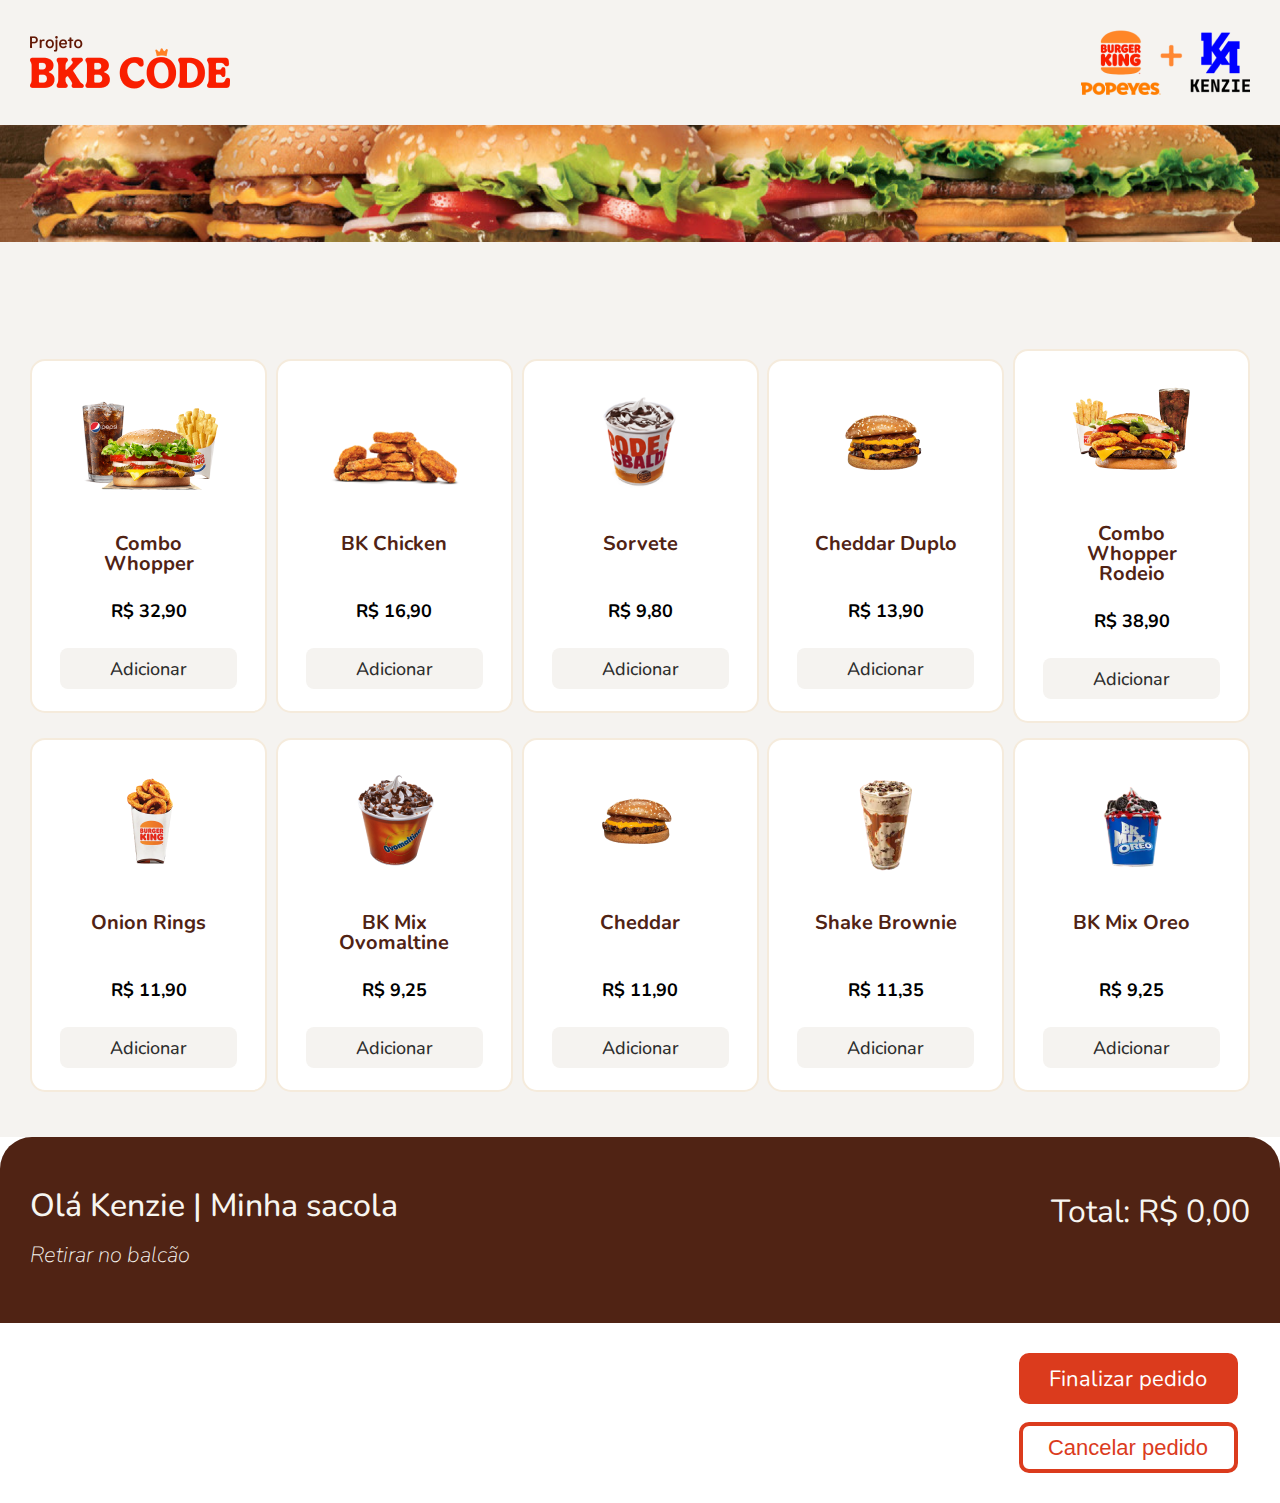
<file: index.html>
<!DOCTYPE html>
<html lang="pt-br">
    <head>
        <meta charset="UTF-8" />
        <meta http-equiv="X-UA-Compatible" content="IE=edge" />
        <meta name="viewport" content="width=device-width, initial-scale=1.0" />

        <title>Projeto BKB Code</title>

        <link rel="preconnect" href="https://fonts.googleapis.com" />
        <link rel="preconnect" href="https://fonts.gstatic.com" crossorigin />
        <link
            href="https://fonts.googleapis.com/css2?family=DM+Sans:wght@400;700&family=Nunito:ital,wght@0,200;0,300;0,400;0,500;0,600;0,700;1,200;1,300;1,400;1,500;1,600;1,700&display=swap"
            rel="stylesheet"
        />
        <link rel="stylesheet" href="./src/css/reset.css" />
        <link rel="stylesheet" href="./src/css/style.css" />

        <script src="./src/js/produtos.js"></script>
        <script defer src="./src/js/script.js"></script>
    </head>

    <body>
        <header class="cabecalho">
            <div class="container">
                <img
                    src="./src/assets/Projeto BKB Code 1.png"
                    alt="Projeto BKB Code"
                />
                <img src="./src/assets/Logos 1.png" alt="Logo BKB + Kenzie" />
            </div>
        </header>

        <main>
            <section class="banner">
                <img
                    src="./src/assets/banner.png"
                    alt="Banner com hamburgueres"
                />
            </section>

            <section class="produtos">
                <div class="container">
                    <ul class="listaProdutos"></ul>
                </div>
            </section>
        </main>

        <footer class="rodape">
            <section class="carrinho">
                <header class="infoPedido">
                    <div class="container">
                        <div class="usuario">
                            <h3>Olá Kenzie | Minha sacola</h3>
                            <p>Retirar no balcão</p>
                        </div>
                        <p class="precoTotal">Total: R$ 0,00</p>
                    </div>
                </header>
                <div class="container">
                    <div class="pedido">
                        <ul class="listaCarrinho"></ul>
                    </div>
                    <div class="botoesFinalizarPedido">
                        <div class="button">
                            <a href="./bk-token.html">Finalizar pedido</a>
                        </div>
                        <button class="button" type="button">
                            Cancelar pedido
                        </button>
                    </div>
                </div>
            </section>
        </footer>
    </body>
</html>
</file>
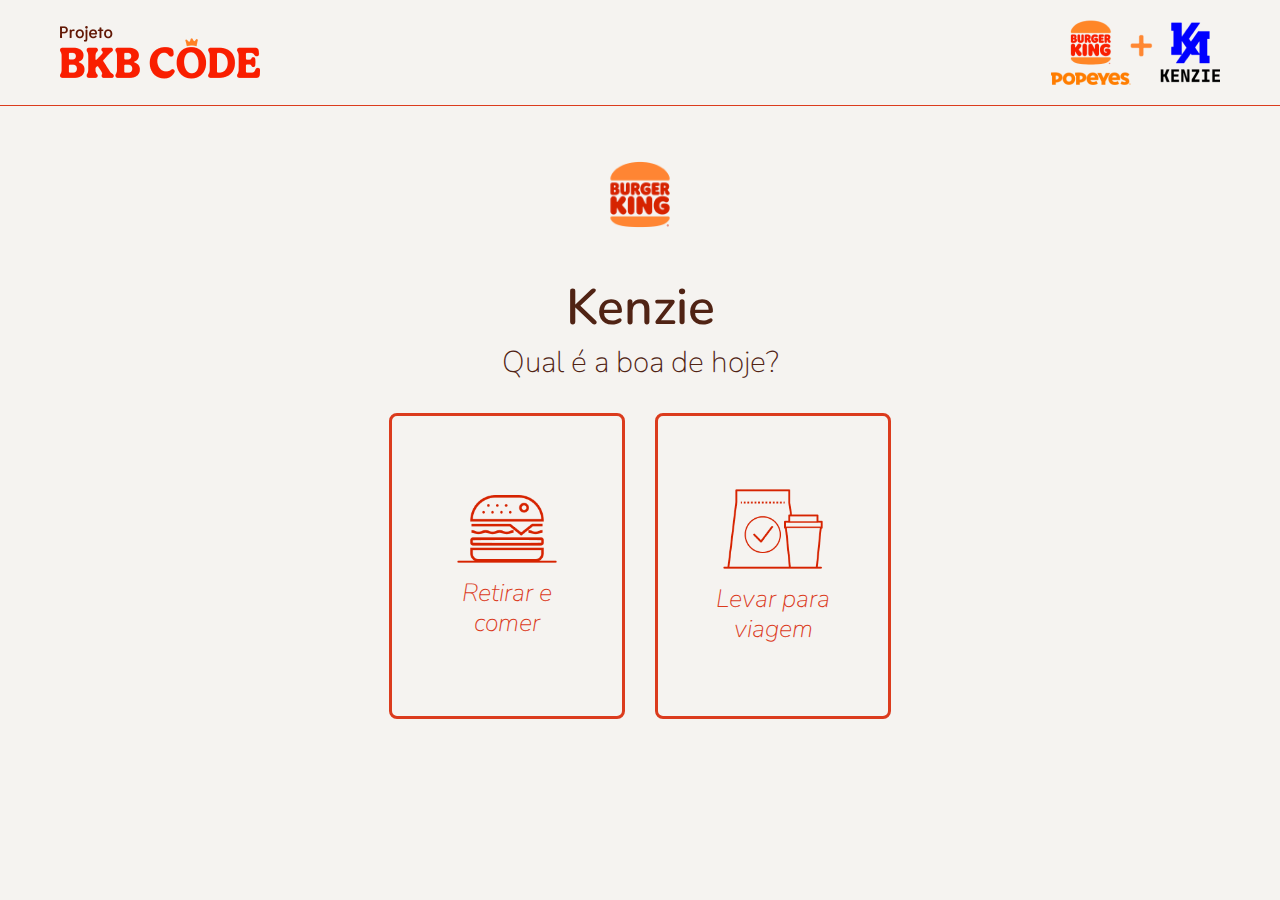
<file: bk-token.html>
<!DOCTYPE html>
<html lang="pt-br">
    <head>
        <meta charset="UTF-8" />
        <meta http-equiv="X-UA-Compatible" content="IE=edge" />
        <meta name="viewport" content="width=device-width, initial-scale=1.0" />

        <title>Live - BKB + Kenzie</title>

        <link rel="preconnect" href="https://fonts.googleapis.com" />
        <link rel="preconnect" href="https://fonts.gstatic.com" crossorigin />
        <link
        href="https://fonts.googleapis.com/css2?family=DM+Sans:wght@400;700&family=Nunito:ital,wght@0,200;0,300;0,400;0,500;0,600;0,700;1,200;1,300;1,400;1,500;1,600;1,700&display=swap"
        rel="stylesheet"
        />
        <link rel="stylesheet" href="./src/css/reset.css" />
        <link rel="stylesheet" href="./src/css/bk-token.css" />
    </head>

    <body>
        <header class="cabecalho">
            <div class="container">
                <img
                    src="./src/assets/Projeto BKB Code 1.png"
                    alt="Projeto BKB Code"
                />
                <img src="./src/assets/Logos 1.png" alt="Logo BKB + Kenzie" />
            </div>
        </header>
        <main id="containerPrincipal">
            <img src="./src/assets/bk_logo.png" alt="BK Logo Hamburguer" />
            <div id="containerTitulo">
                <h1>Kenzie</h1>
                <p>Qual é a boa de hoje?</p>
            </div>
            <section id="sectionOpcoes">
                <div>
                    <img
                        src="./src/assets/hamburguer.png"
                        alt="Imagem de um hamburguer"
                    />
                    <p>Retirar e comer</p>
                </div>
                <div>
                    <img
                        src="./src/assets/sacola.png"
                        alt="Imagem de uma sacola com um copo para viagem"
                    />
                    <p>Levar para viagem</p>
                </div>
            </section>
        </main>
    </body>
</html>
</file>
<file: src/css/style.css>
body {
    background-color: #f5f3f0;
    font-family: "Nunito", sans-serif;
}

.container {
    margin: 0 auto;
    padding: 30px;
    max-width: 1330px;
}

.cabecalho .container {
    display: flex;
    align-items: center;
    justify-content: space-between;
}

.banner img {
    width: 100%;
}

.produtos {
    padding-top: 74px;
}

.produtos .listaProdutos {
    display: flex;
    flex-wrap: wrap;
    align-items: center;
    justify-content: space-between;
}

.produtos .cardProduto {
    padding: 22px 0;
    width: 233px;
    background-color: white;
    border: 2px solid #f5ebdc;
    border-radius: 15px;
    text-align: center;
    margin-bottom: 15px;
}

.produtos .cardProduto h3 {
    margin: 28px auto;
    max-width: 160px;
    min-height: 40px;
    font-weight: 700;
    font-size: 20px;
    color: #502314;
}

.produtos .cardProduto p {
    font-weight: 700;
    font-size: 18px;
    color: black;
    margin-bottom: 28px;
}

.produtos .cardProduto button {
    width: 177px;
    height: 41px;
    background-color: #f5f3f0;
    border: none;
    border-radius: 8px;
    font-family: "Nunito", sans-serif;
    font-weight: 500;
    font-size: 18px;
    color: #2d2d2d;
    cursor: pointer;
}

.carrinho .infoPedido {
    padding: 23px 0;
    background-color: #502314;
    border-radius: 32px 32px 0px 0px;
}

.carrinho .container {
    display: flex;
    justify-content: space-between;
}

.carrinho {
    background-color: white;
}

.carrinho .usuario h3 {
    font-weight: 500;
    font-size: 32px;
    color: #f7f5f0;
    margin-bottom: 18px;
}

.carrinho .usuario p {
    font-style: italic;
    font-weight: 200;
    font-size: 22px;
    line-height: 30px;
    color: #f7f5f0;
}

.carrinho .infoPedido .precoTotal {
    font-weight: 400;
    font-size: 32px;
    line-height: 44px;
    color: #f7f5f0;
}

.carrinho .pedido {
    width: 80%;
}

.carrinho .pedido .produtoCarrinho {
    padding: 0 30px;
    display: flex;
    align-items: center;
    justify-content: space-between;
    background-color: #f5f3f0;
    border-radius: 15px;
    margin-bottom: 20px;
}

.carrinho .pedido .produtoCarrinho .produtoNome {
    display: flex;
    align-items: center;
    justify-content: space-between;
}

.carrinho .pedido .produtoCarrinho .produtoNome img {
    width: 150px;
}

.carrinho .pedido .produtoCarrinho .produtoNome p {
    margin-left: 30px;
    font-weight: 700;
    font-size: 22px;
    color: #502314;
}

.carrinho .pedido .produtoCarrinho .produtoPreco {
    display: flex;
    align-items: center;
    justify-content: space-between;
}

.carrinho .pedido .produtoCarrinho .produtoPreco p {
    font-style: italic;
    font-weight: 200;
    font-size: 24px;
    color: #2d2d2d;
}

.carrinho .pedido .produtoCarrinho .produtoPreco img {
    width: 14px;
}

.carrinho .pedido .produtoCarrinho .produtoPreco button {
    margin-left: 43px;
    width: 60px;
    height: 51px;
    display: flex;
    align-items: center;
    justify-content: center;
    background-color: #e6e6e6;
    border: none;
    border-radius: 4px;
    cursor: pointer;
}

.botoesFinalizarPedido {
    width: 20%;
    display: flex;
    flex-direction: column;
    align-items: center;
    gap: 18px;
}

.botoesFinalizarPedido .button {
    box-sizing: border-box;
    width: 219px;
    height: 51px;
    display: flex;
    align-items: center;
    justify-content: center;
    background-color: #db3b1d;
    border: 4px solid #db3b1d;
    border-radius: 10px;
    font-weight: 400;
    font-size: 22px;
    cursor: pointer;
}

.botoesFinalizarPedido .button a {
    text-decoration: none;
    color: white;
}

.botoesFinalizarPedido .button ~ .button {
    background-color: white;
    border: 4px solid #db3b1d;
    color: #db3b1d;
}
</file>
<file: src/css/bk-token.css>
body {
    background-color: #f5f3f0;
    font-family: "Nunito", sans-serif;
}

.cabecalho {
    border-bottom: 1px solid #db3b1d;
}

.cabecalho .container {
    display: flex;
    align-items: center;
    justify-content: space-between;
}

.container {
    margin: 0 auto;
    padding: 20px 60px;
    max-width: 1330px;
}

#containerPrincipal {
    padding: 30px 0;
    display: flex;
    flex-direction: column;
    align-items: center;
}

#containerPrincipal > img {
    width: 110px;
    margin-bottom: 10px;
}

#containerTitulo {
    margin: 20px 0;
    display: flex;
    flex-direction: column;
    align-items: center;
    color: #502314;
}

#containerTitulo > h1 {
    font-weight: 600;
    font-size: 50px;
    margin-bottom: 15px;
}

#containerTitulo > p {
    font-weight: 200;
    font-size: 30px;
}

#sectionOpcoes {
    display: flex;
}

#sectionOpcoes > div {
    margin: 15px;
    width: 230px;
    height: 300px;
    display: flex;
    flex-direction: column;
    align-items: center;
    justify-content: center;
    border: 3px solid #db3b1d;
    border-radius: 8px;
}

#sectionOpcoes > div > img {
    width: 100px;
    margin-bottom: 15px;
}

#sectionOpcoes > div > p {
    width: 130px;
    text-align: center;
    font-style: italic;
    font-weight: 200;
    font-size: 25px;
    line-height: 30px;
    color: #db3b1d;
}
</file>
